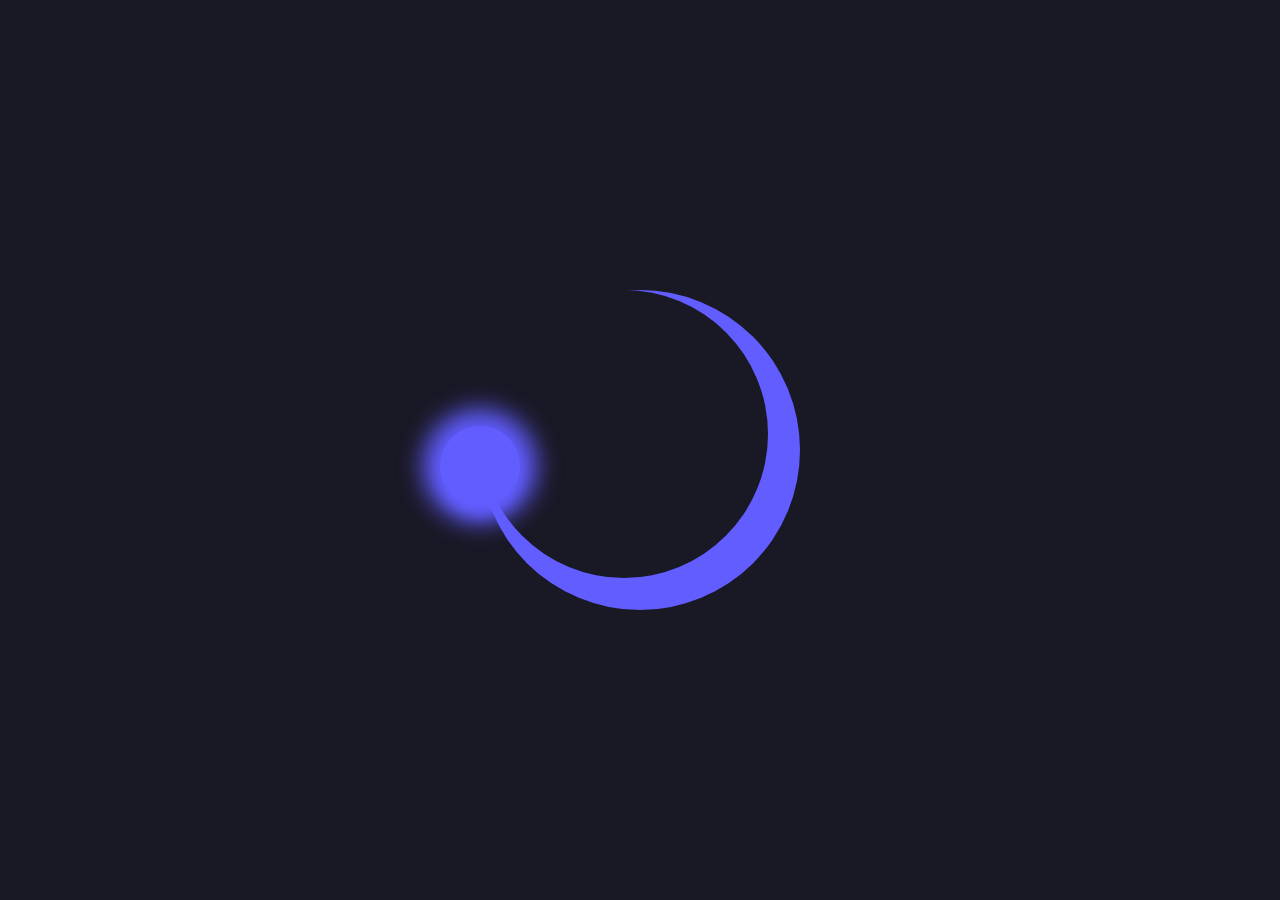
<file: Loader-Animation/index.html>
<!DOCTYPE html>
<html lang="en">
<head>
    <meta charset="UTF-8">
    <meta name="viewport" content="width=device-width, initial-scale=1.0">
    <title>Document</title>
    <style>
        *{
            margin: 0;
            padding: 0;
            box-sizing: border-box;
            background-color: #191825;
        }
        body{
            height: 100vh;
            display: grid;
            place-items: center;
        }
        .loader{
            width: 20rem;
            aspect-ratio: 1;
            border-radius: 50%;
            background-color: #625dff;
            position: relative;
            animation: lodder 1s linear infinite;
        }
        @keyframes lodder{
            100%{
                rotate: 360deg;
            }
        }
        .loader::before{
            content: "";
            position: absolute;
            top: 0;
            left: 0;
            width: 18rem;
            aspect-ratio: 1;
            border-radius: 50%;
            background-color: #191825;
    
        }
        .loader::after{
            content: "";
            position: absolute;
            width: 5rem;
            top: 8.5rem;
            left: -2.5rem;
            width: 5rem;
            aspect-ratio: 1;
            border-radius: 50%;
            background-color: #625dff;
            box-shadow: 0px 0px 24px 17px #625dff,0px 10px 15px -3px #625dff;

        }

    </style>
</head>
<body>
    <div class="loader"></div>
</body>
</html>
</file>
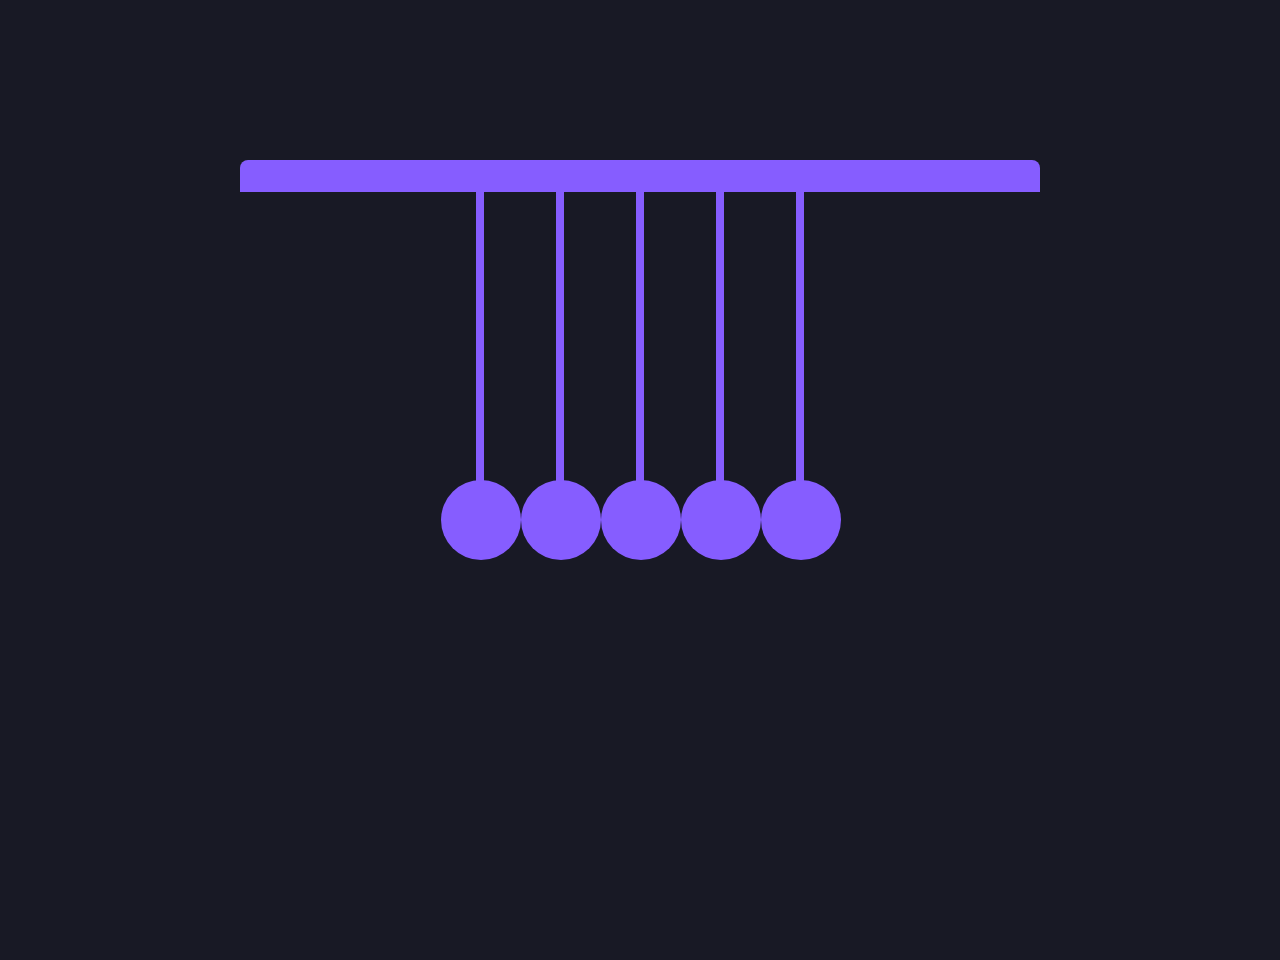
<file: Newton's Cradle/index.html>
<!DOCTYPE html>
<html lang="en">
<head>
    <meta charset="UTF-8">
    <meta name="viewport" content="width=device-width, initial-scale=1.0">
    <title>Document</title>
    <style>
        *{
            margin: 0;
            padding: 0;
            box-sizing: border-box;
        }
        body{
            height: 100vh;
            display: grid;
            place-items: center;
            background-color: #181925;
        }
        .credle{
            width: 50rem;
            height: 50rem;
            border-top: 2rem solid #865dff;
            border-radius: 0.5rem;
            margin-top: 10rem;
            display: flex;
            justify-content: center;
            gap: 4.5rem;
        }
        .credle div {
            width: 0.5rem;
            height: 20rem;
            background-color: #865dff;
            position: relative;
            
        }
        .credle div::before{
            position: absolute;
            top: 90%;
            left: -2.2rem;
            content: "";
            background: #865dff;
            width: 5rem;
            border-radius: 50%;
            aspect-ratio: 1;
            
        }
        .credle div:first-child{
            animation: left-swing 2s linear infinite;
            transform-origin: top left;

        }
        .credle div:last-child{
            animation: last-swing 2s linear 1s infinite;
            transform-origin: top left;

        }
        @keyframes left-swing {
            0%{
                rotate: 0deg;
            }
            25%{
                rotate: 30deg;
            }
            50%{
                rotate: 0deg;
            }
            100%{
                rotate: 0deg;
            }

        }
        @keyframes last-swing {
            0%{
                rotate: 0deg;
            }
            25%{
                rotate: -30deg;
            }
            50%{
                rotate: 0deg;
            }
            100%{
                rotate: 0deg;
            }
        }
    </style>
</head>
<body>
   

        <div class="credle">
            <div></div>
            <div></div>
            <div></div>
            <div></div>
            <div></div>
        </div>
        
    



</body>
</html>
</file>
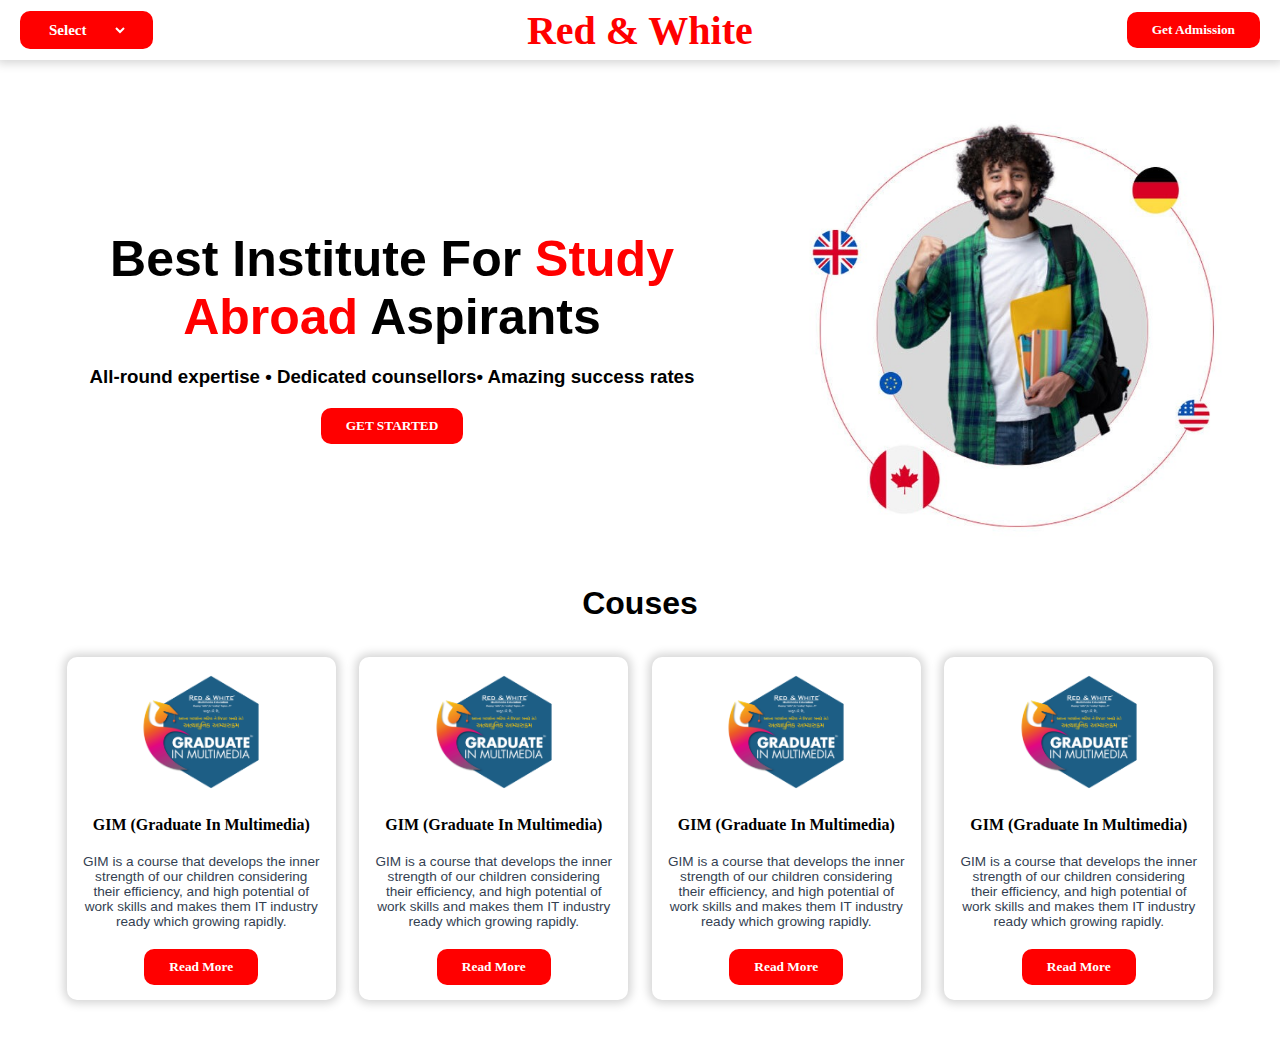
<file: RNW/index.html>
<!DOCTYPE html>
<html lang="en">
<head>
    <meta charset="UTF-8">
    <meta name="viewport" content="width=device-width, initial-scale=1.0">
    <title>Red & White</title>
    <link rel="stylesheet" href="style.css">
</head>
<body>
    <div>
        <nav class="head" >
            <div class="loction">
                <select>
                    <option>Select</option>
                    <option>Surat</option>
                    <option>Vadodara</option>
                    <option>Vesu</option>
                </select>
            </div>
            <span class="logo">Red & White</span>
            <button>Get Admission</button>
        </nav>
    </div>
<section>
    <div class="hero">
        <div class="hero_text">
            <h1>Best Institute For <span> Study Abroad </span> Aspirants</h1>
            <h3>All-round expertise • Dedicated counsellors• Amazing success rates</h3>
            <button style="margin-top: 20px;">GET STARTED</button>            
        </div>
        <div class="hero_img">
         <img  src="Assets/Hero.webp">
        </div>
    </div>
</section>
<section>
    <div class="courses">
        <h1>Couses</h1>
        <div class="courses2">
            <div class="card">
                <img src="Assets/Gim.png">
                <h3>GIM (Graduate In Multimedia)</h3>
                <p>GIM is a course that develops the inner strength of our children considering their efficiency, and high potential of work skills and makes them IT industry ready which growing rapidly.</p>
                <button>Read More</button>
            </div>
            <div class="card">
                <img src="Assets/Gim.png">
                <h3>GIM (Graduate In Multimedia)</h3>
                <p>GIM is a course that develops the inner strength of our children considering their efficiency, and high potential of work skills and makes them IT industry ready which growing rapidly.</p>
                <button>Read More</button>
            </div>
            <div class="card">
                <img src="Assets/Gim.png">
                <h3>GIM (Graduate In Multimedia)</h3>
                <p>GIM is a course that develops the inner strength of our children considering their efficiency, and high potential of work skills and makes them IT industry ready which growing rapidly.</p>
                <button>Read More</button>
            </div>
            <div class="card">
                <img src="Assets/Gim.png">
                <h3>GIM (Graduate In Multimedia)</h3>
                <p>GIM is a course that develops the inner strength of our children considering their efficiency, and high potential of work skills and makes them IT industry ready which growing rapidly.</p>
                <button>Read More</button>
            </div>
        </div>
    </div>
</section>
</body>
</html>
</file>
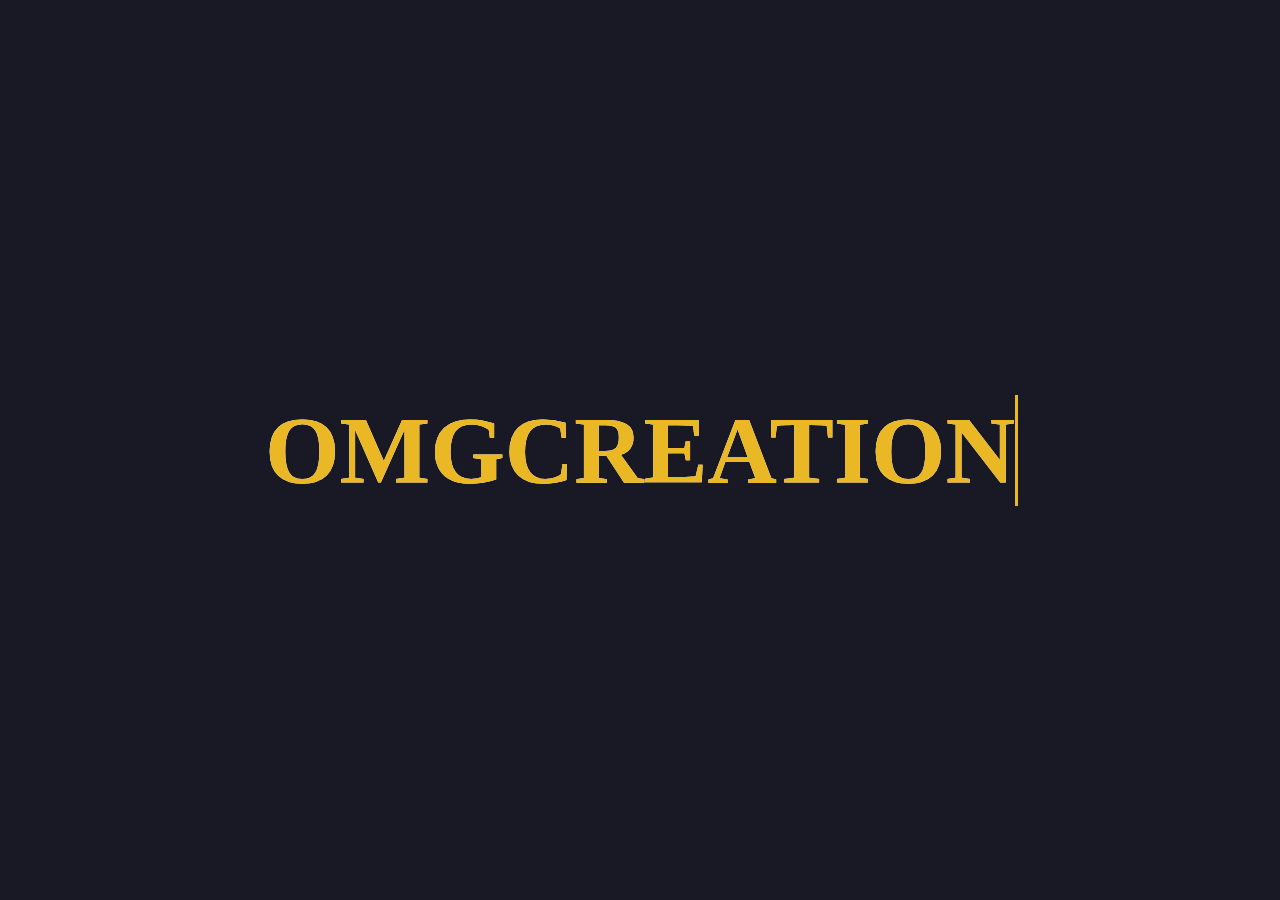
<file: Text-Typing-Animation/index.html>
<!DOCTYPE html>
<html lang="en">
<head>
    <meta charset="UTF-8">
    <meta name="viewport" content="width=device-width, initial-scale=1.0">
    <title>Document</title>
    <style>
        *{
            margin: 0;
            padding: 0;
            box-sizing: border-box;
        }
        body{
            height: 100vh;
            display: grid;
            place-items: center;
            background-color: #191825;
        }
        h1{
            font-size: 96px;
            color: white;
            font-family: verdana;
            position: relative;
        }
        h1::before{
            content: "OMGCREATION";
            position: absolute;
            top: 0;
            left: 0;
            color: #e9b824;
            border-right: 3px solid #e9b824;
            overflow: hidden;
            animation: slid 2s linear infinite alternate;
        }
        @keyframes slid {
            0%{
                width: 0%;
            }
            100%{
                width: 100%;
            }
        }



    </style>
</head>
<body>
    <h1>OMGCREATION</h1>
</body>
</html>
</file>
<file: RNW/style.css>
*{
    margin: 0px;
    padding: 0px;
    font-family: 'poppins',sans-serif,'Manrope';
    box-sizing: border-box;
     
}
.head{
    width: 100%;
    height: 60px;
    background: white;
    box-shadow: 0px 0px 10px 3px lightgray;
}
nav{
    align-items: center;
    display: flex;
    justify-content: space-between;
    padding-right: 20px;
    
}
.loction{
    background: red;
    padding: 10px 25px;
    border: none;
    color: white;
    border-radius: 10px;
    margin-left: 20px;
    font-family: 'poppins';
    font-weight: 700;  
    font-size: 15px; 
}
.loction select{
    background: transparent;
    border: none;
    font-family: 'poppins';
    font-weight: 700;  
    font-size: 15px;
    color: white;
}
.logo{
    font-size: 40px;
    color: red;
    margin-left: 0%;
    font-family: 'poppins';
    font-weight: bold;
}
.hero{
    width: 100%;
    height: 500px;
    padding: 20px;
}
.hero_text{
    width: 60%;
    text-align: center;
    margin-top: 150px;
    float: left;

}
.hero_text h1 {
    font-size: 50px;
    
}
.hero_text h1 span{
    color: red;
}
.hero_text h3{
    margin-top: 20px;
}
.hero_img{
    width: 40%;
    float: right;

}
.hero_img img{
    width: 500px;
    height: 500px;

}
.courses{
    width: 100%;
    padding-bottom: 50px;
    
}
.courses h1{
    text-align: center;
    padding: 25px 0px;
    
    
}
.courses2{
    width: 1170px;
    margin: auto;
    display: flex;
    justify-content: space-around;
    flex-wrap: wrap;
    
}
.card{
    box-shadow: 0px 0px 10px 3px lightgray;
    flex-basis: 23%;
    margin: 10px 0px;
    background: white;
    text-align: center;
    padding: 5px;
    border-radius: 10px;
    cursor: pointer;
}
.card img{
    height: 140px;
    width: 140px;

}
.card h3{
    padding: 10px 0px;
    font-family: 'Manrope';
    font-weight: bold;
    font-size: 99.9%;

}
.card p{
    padding: 10px;
    color: #343f52;
    font-size: 85%;
    
}
button{
    background: red;
    padding: 10px 25px;
    border: none;
    color: white;
    border-radius: 10px;
    margin: 10px 0px;
    font-family: 'poppins';
    font-weight: 700;
    cursor: pointer;
}
.card:hover{
    background: red;
}
.card:hover h3{
    color: white;
}
.card:hover p{
    color: white;
}
.card:hover button{
    color: red;
    background: white;
}

@media only screen and (min-width:200px) and (max-width:767px)
{
    .courses2{
        width: 100%;
        flex-direction: column;
        
    }
    .card{
        margin: 10px;
        
    }
}
</file>
